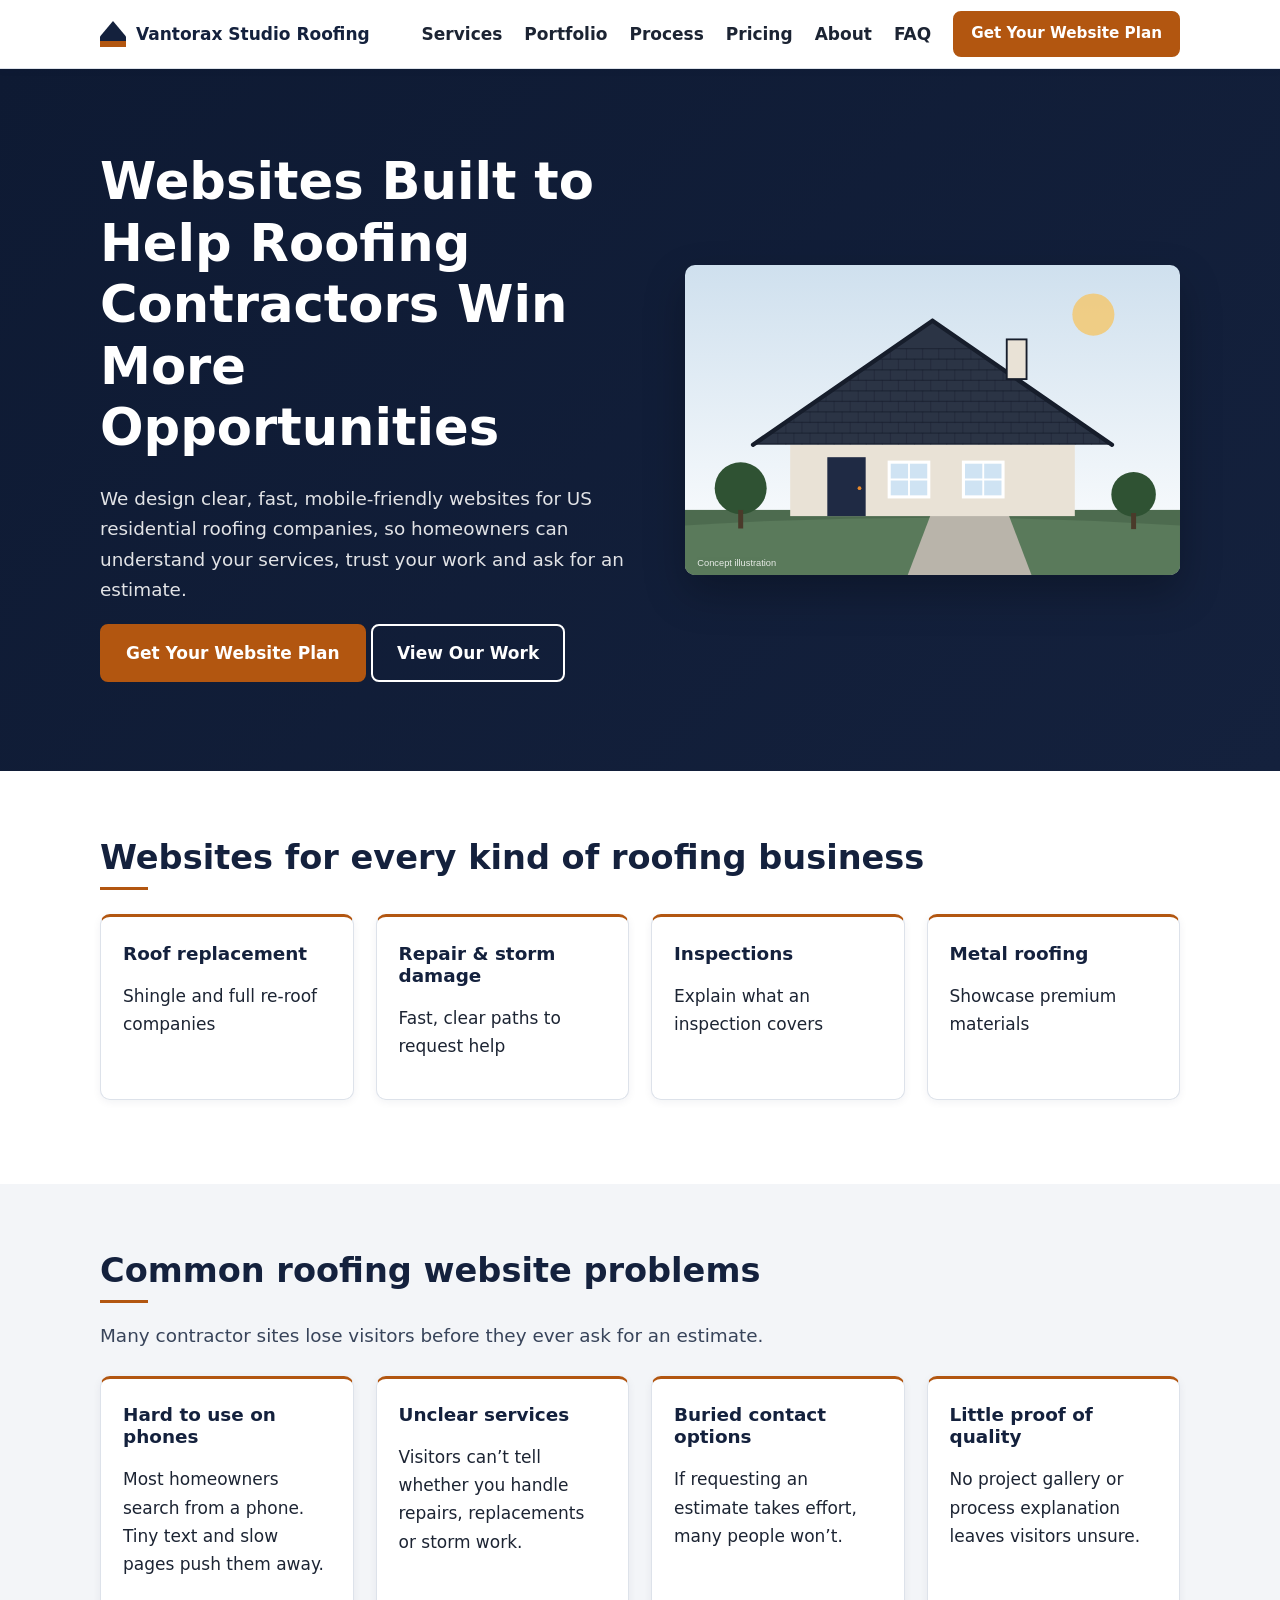
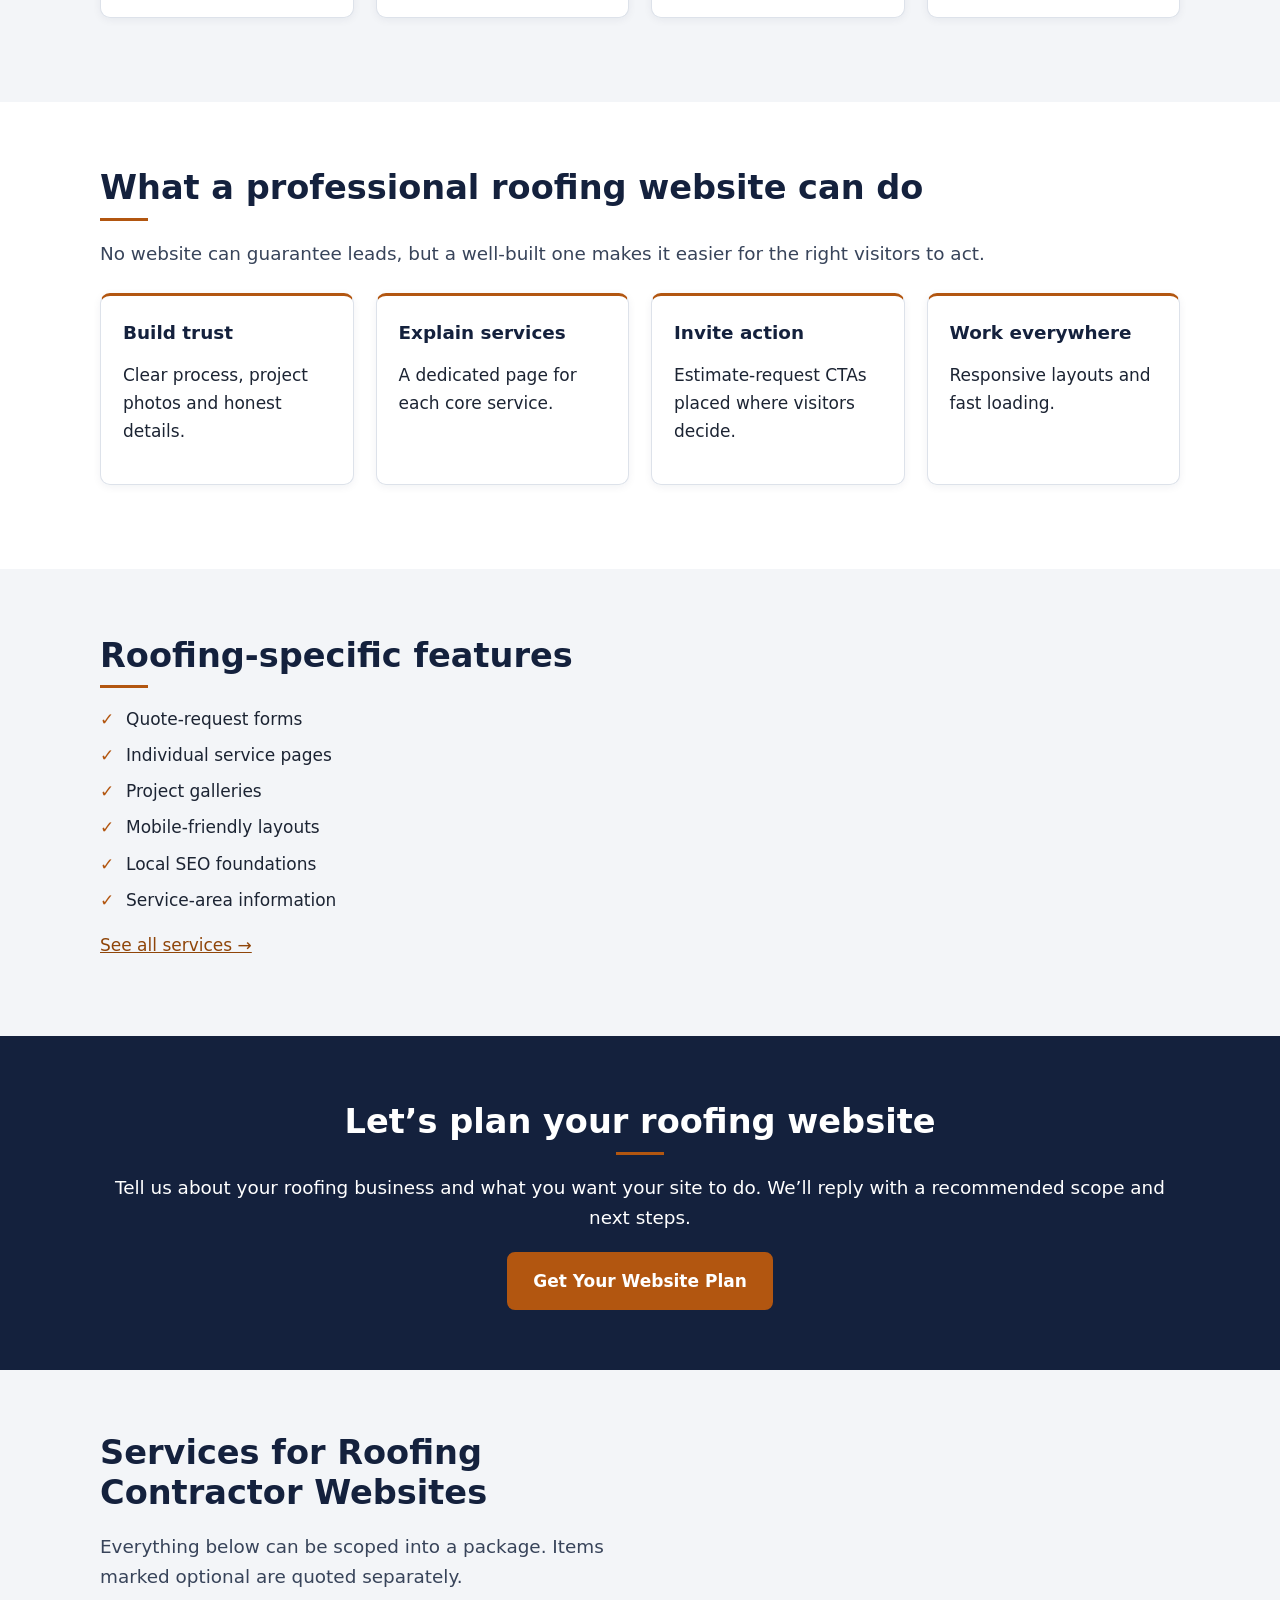
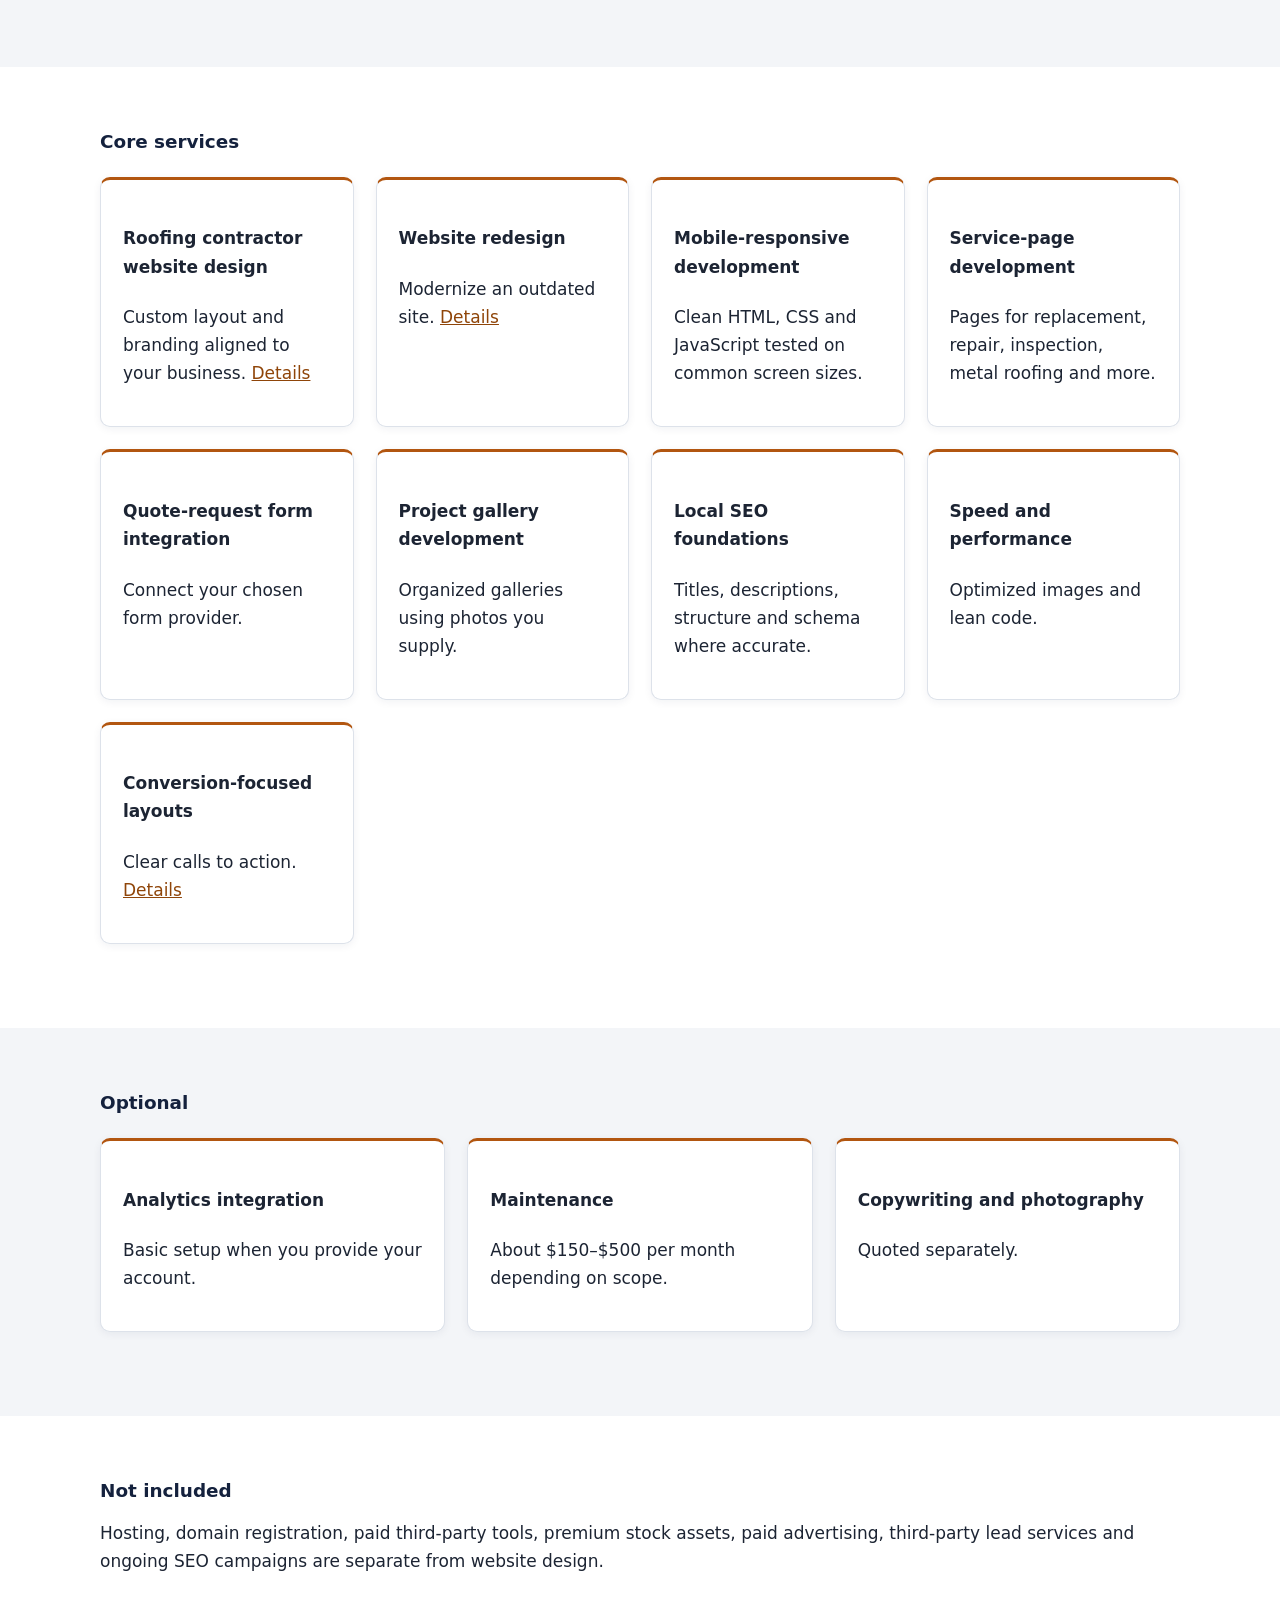
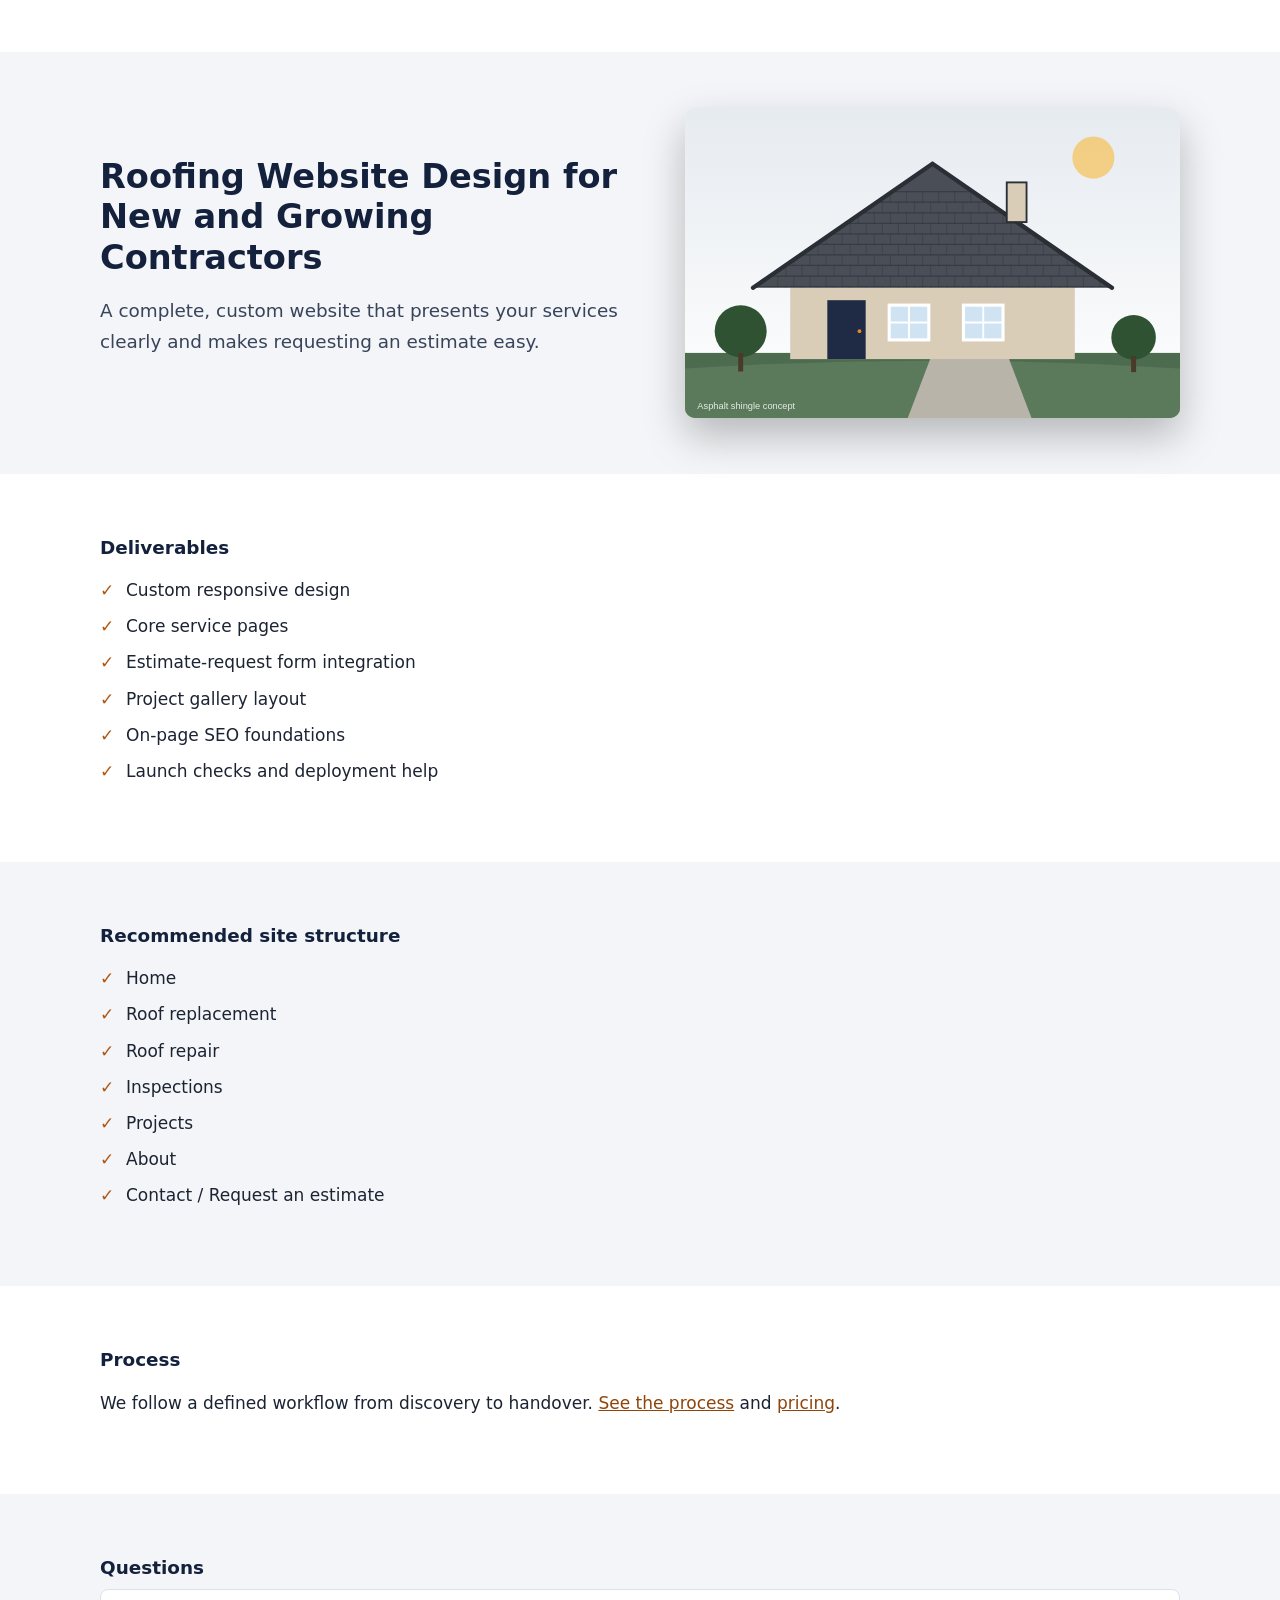
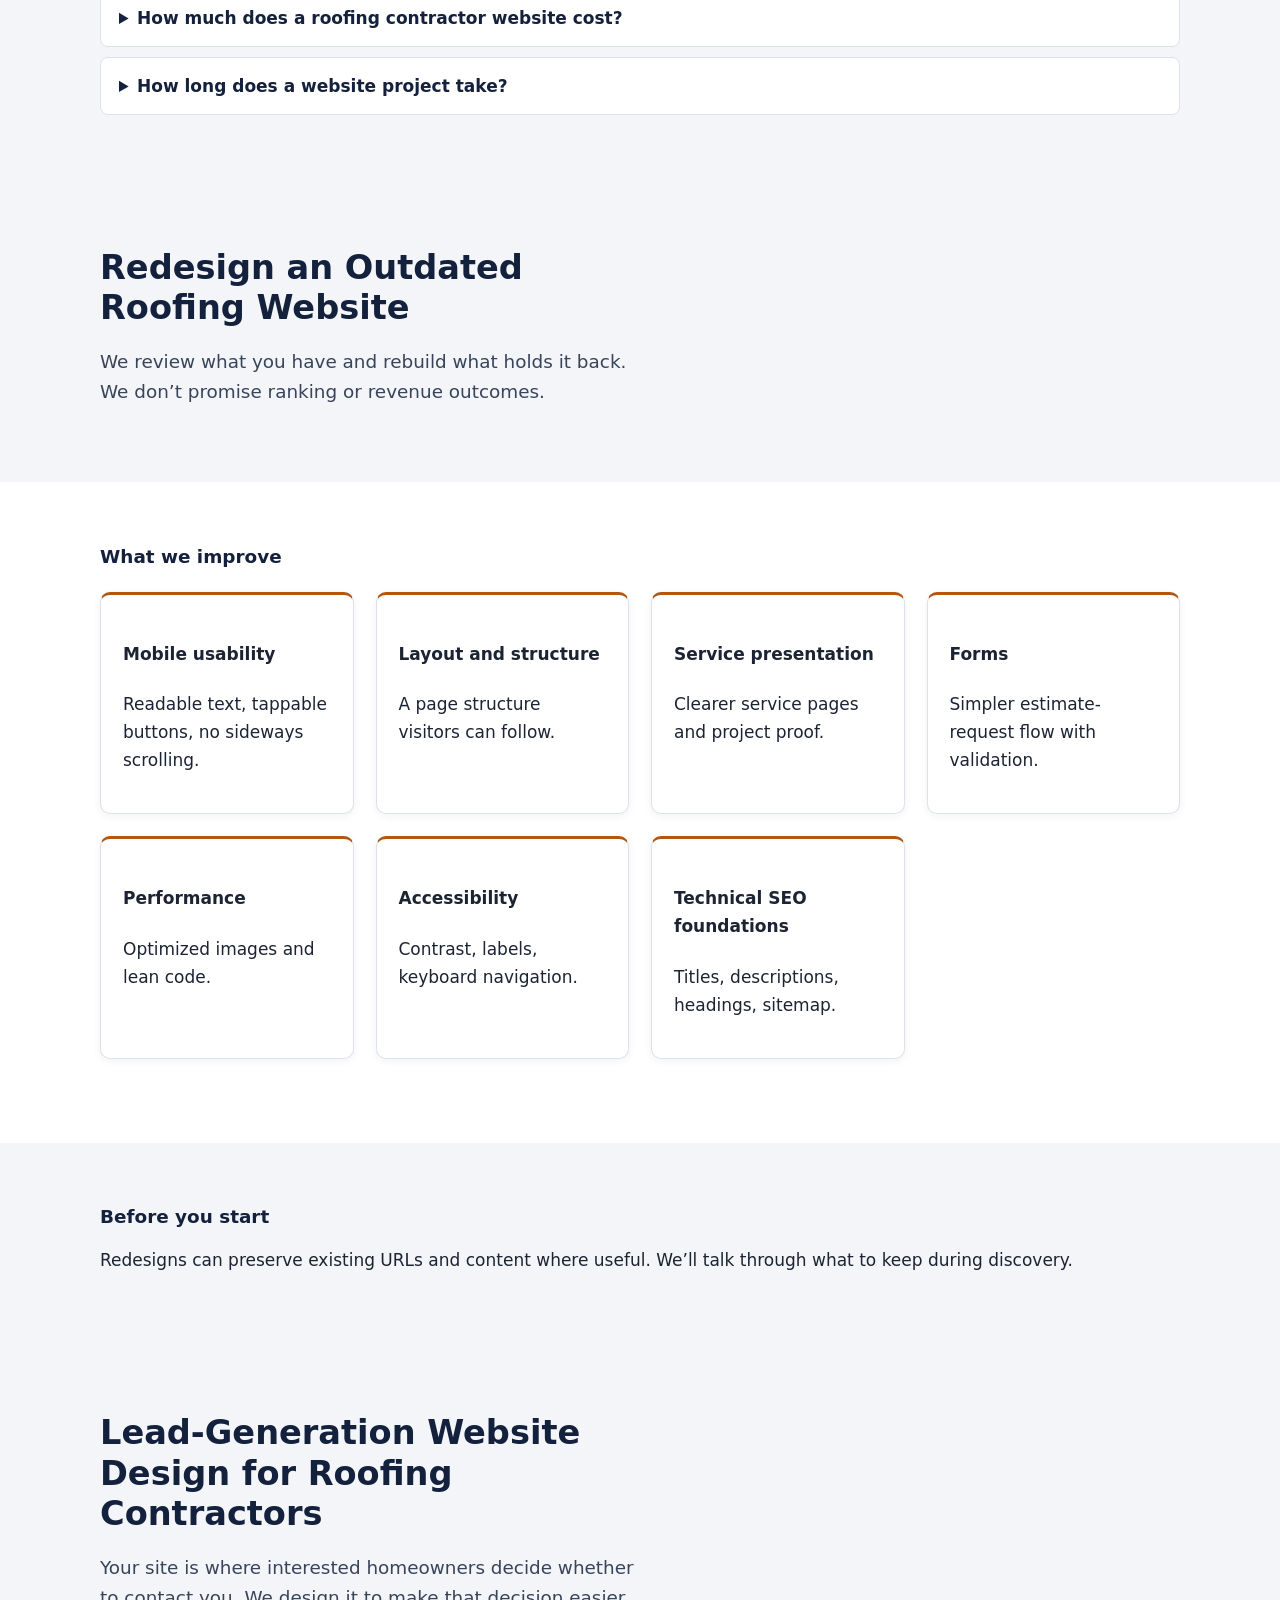
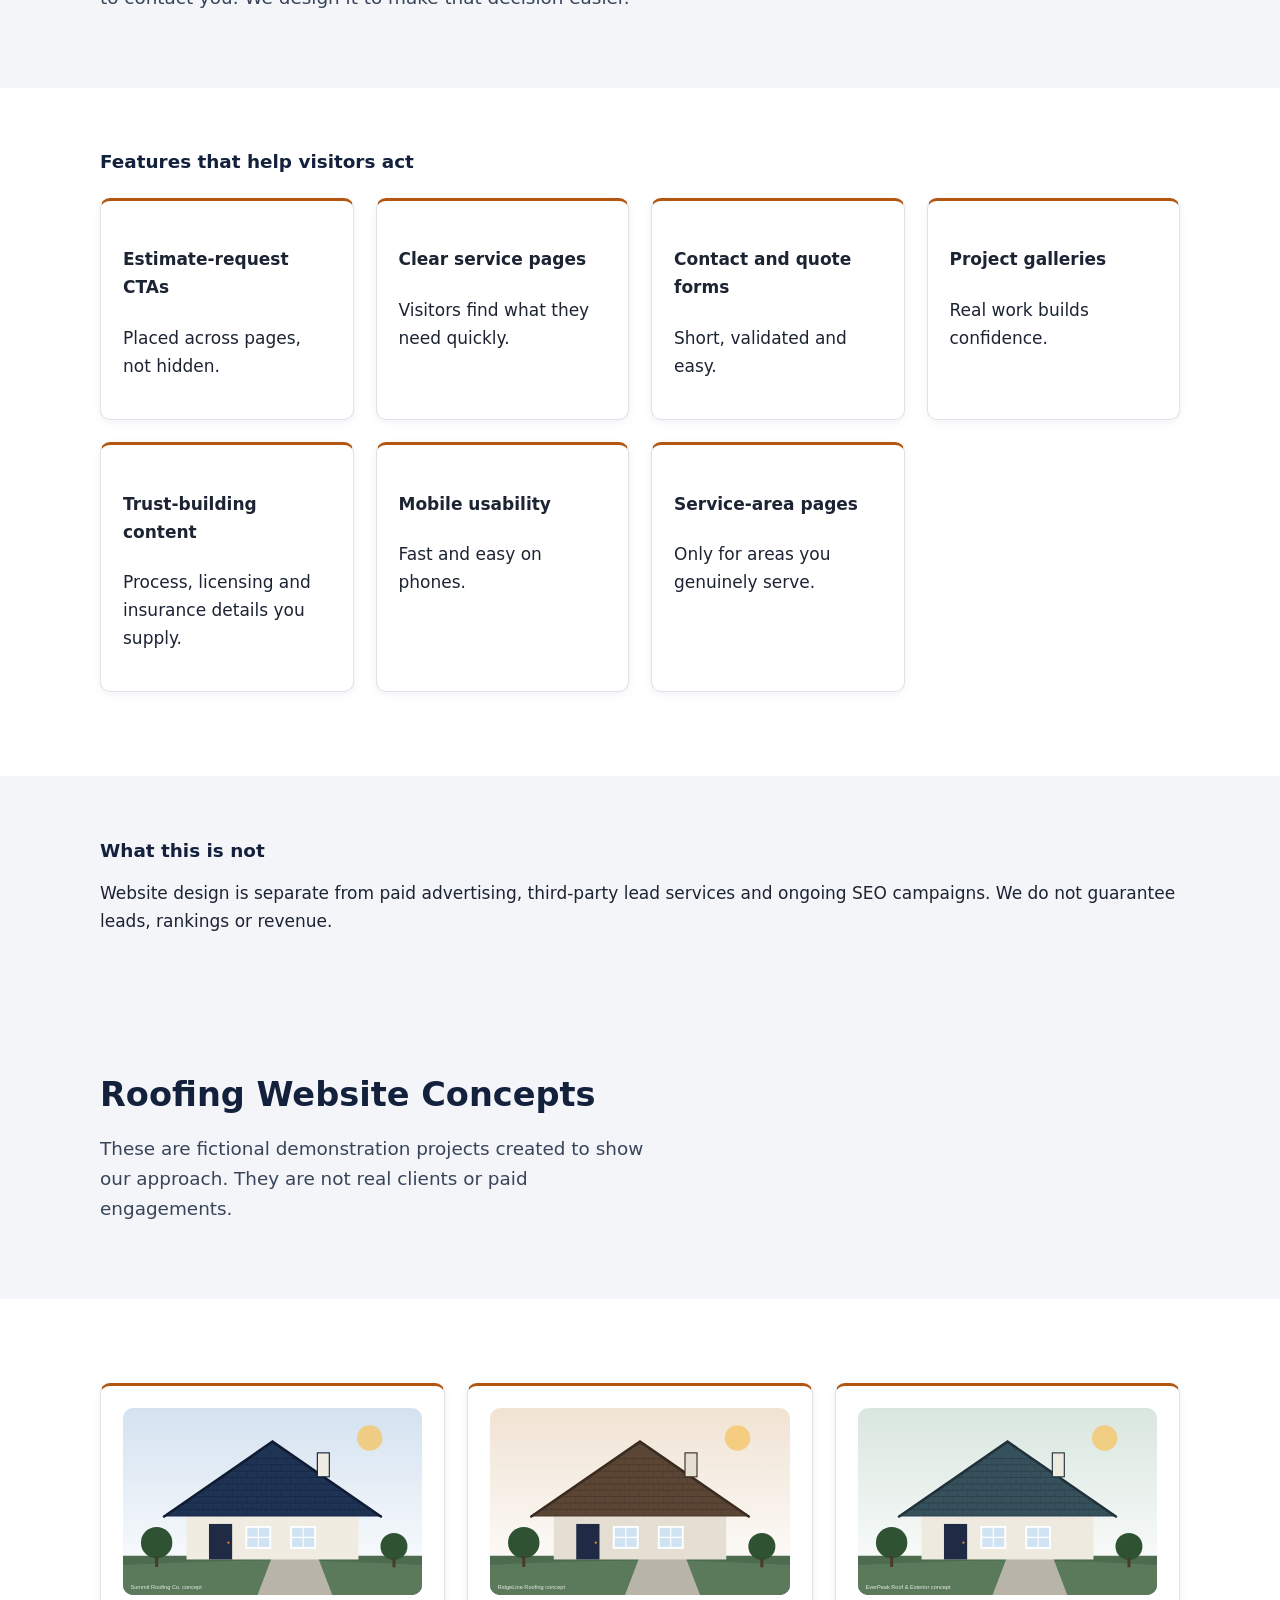
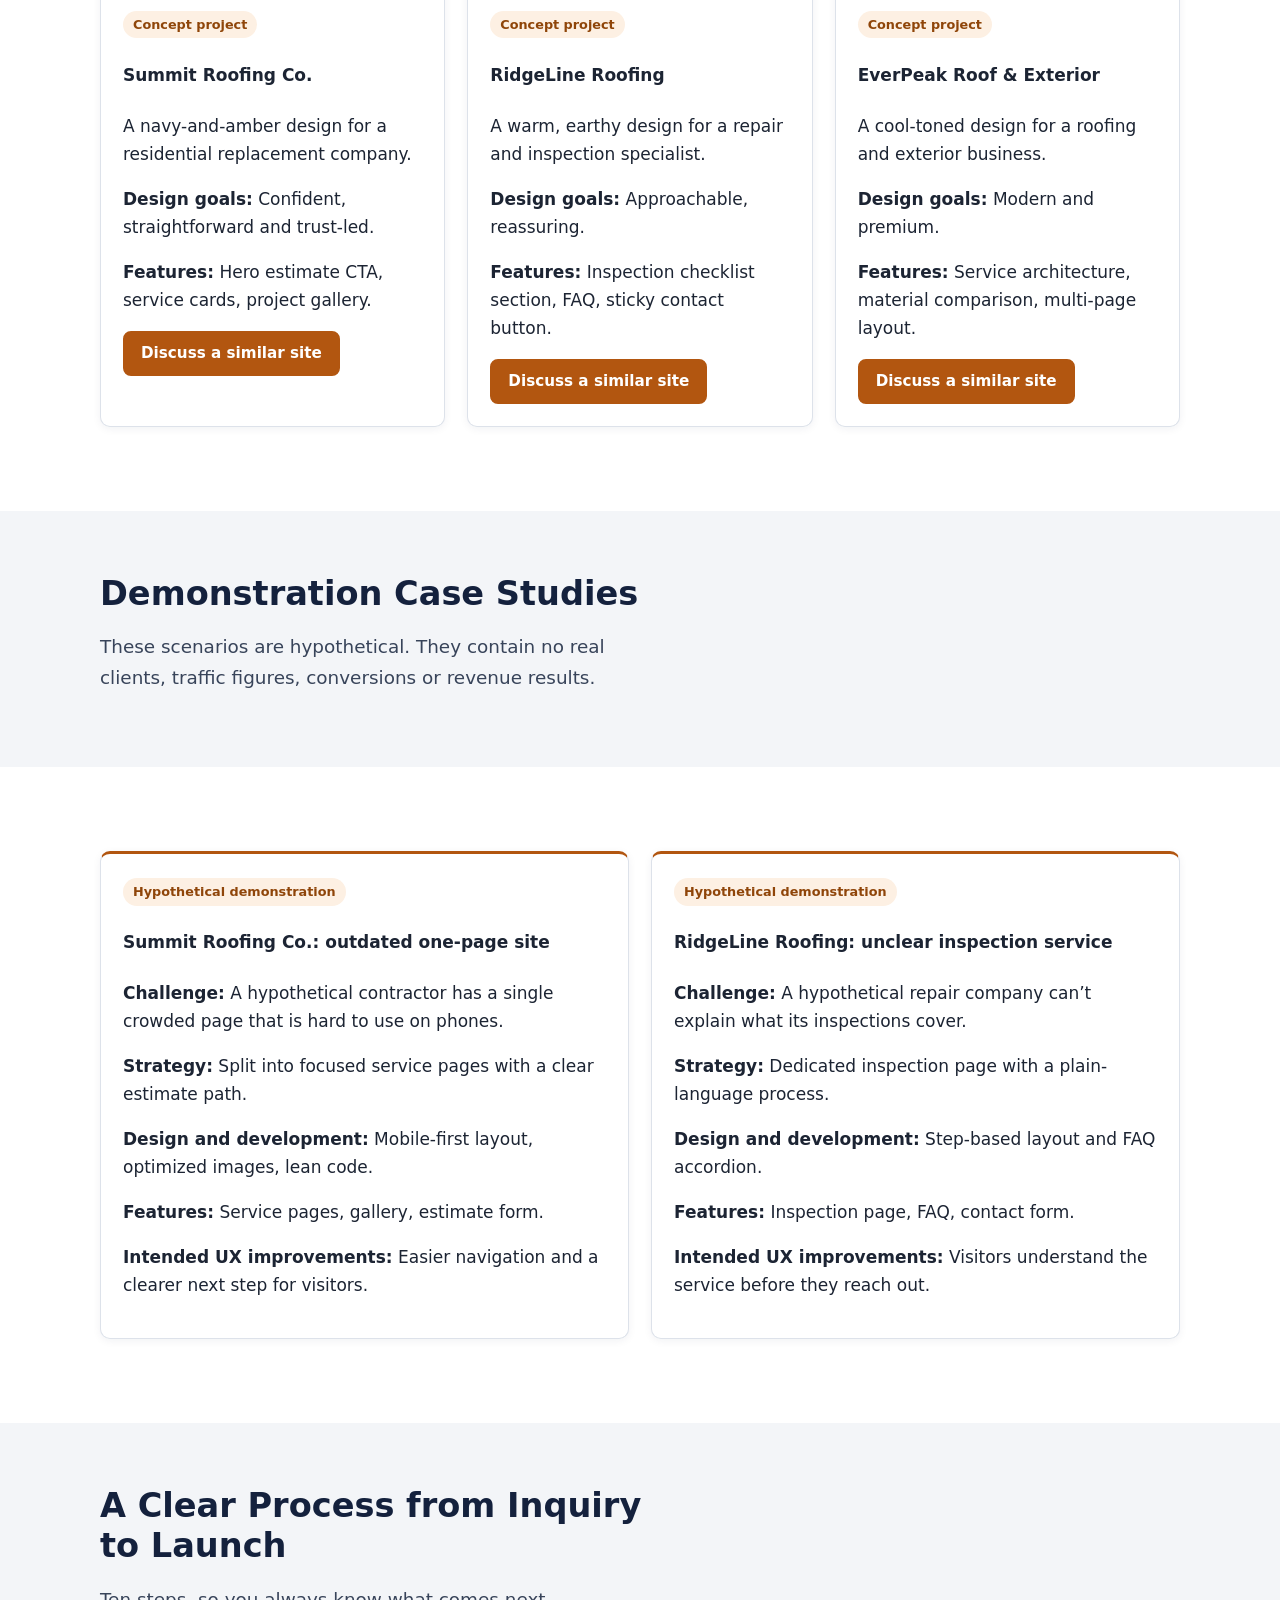
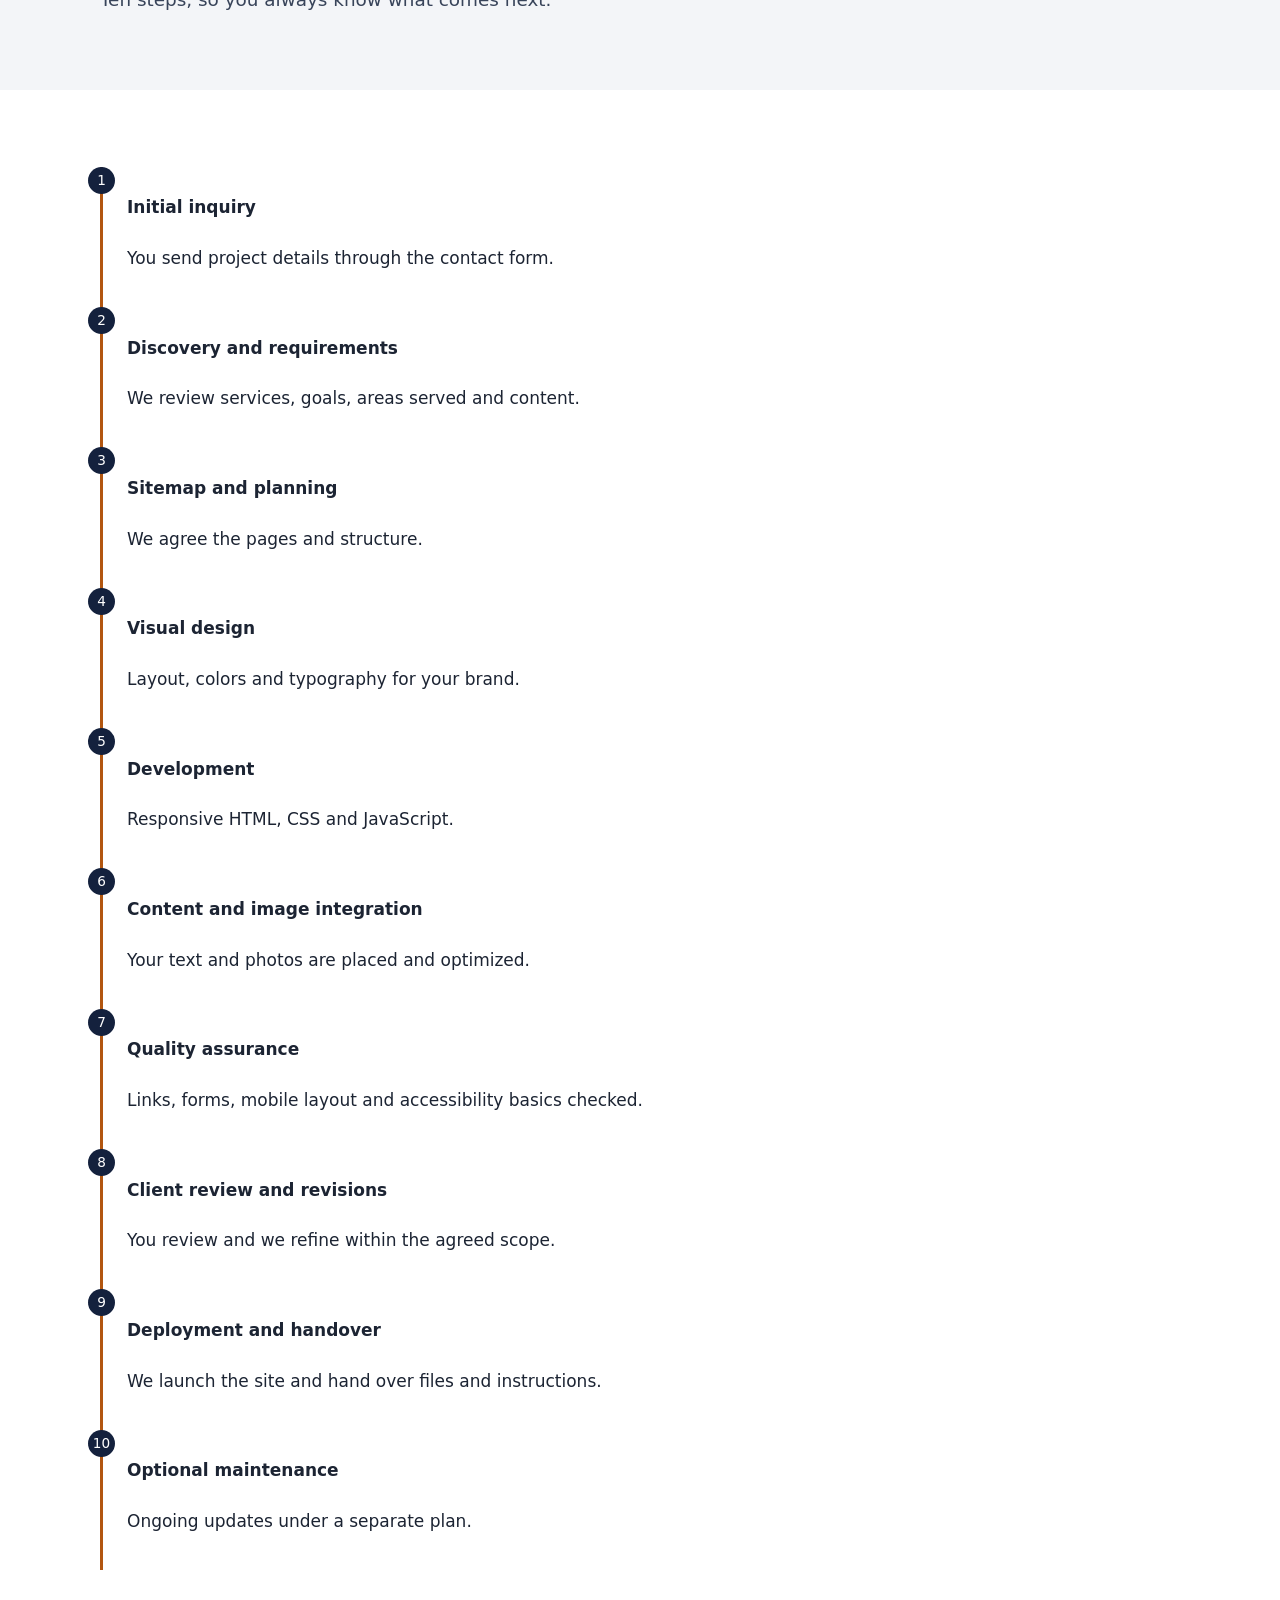
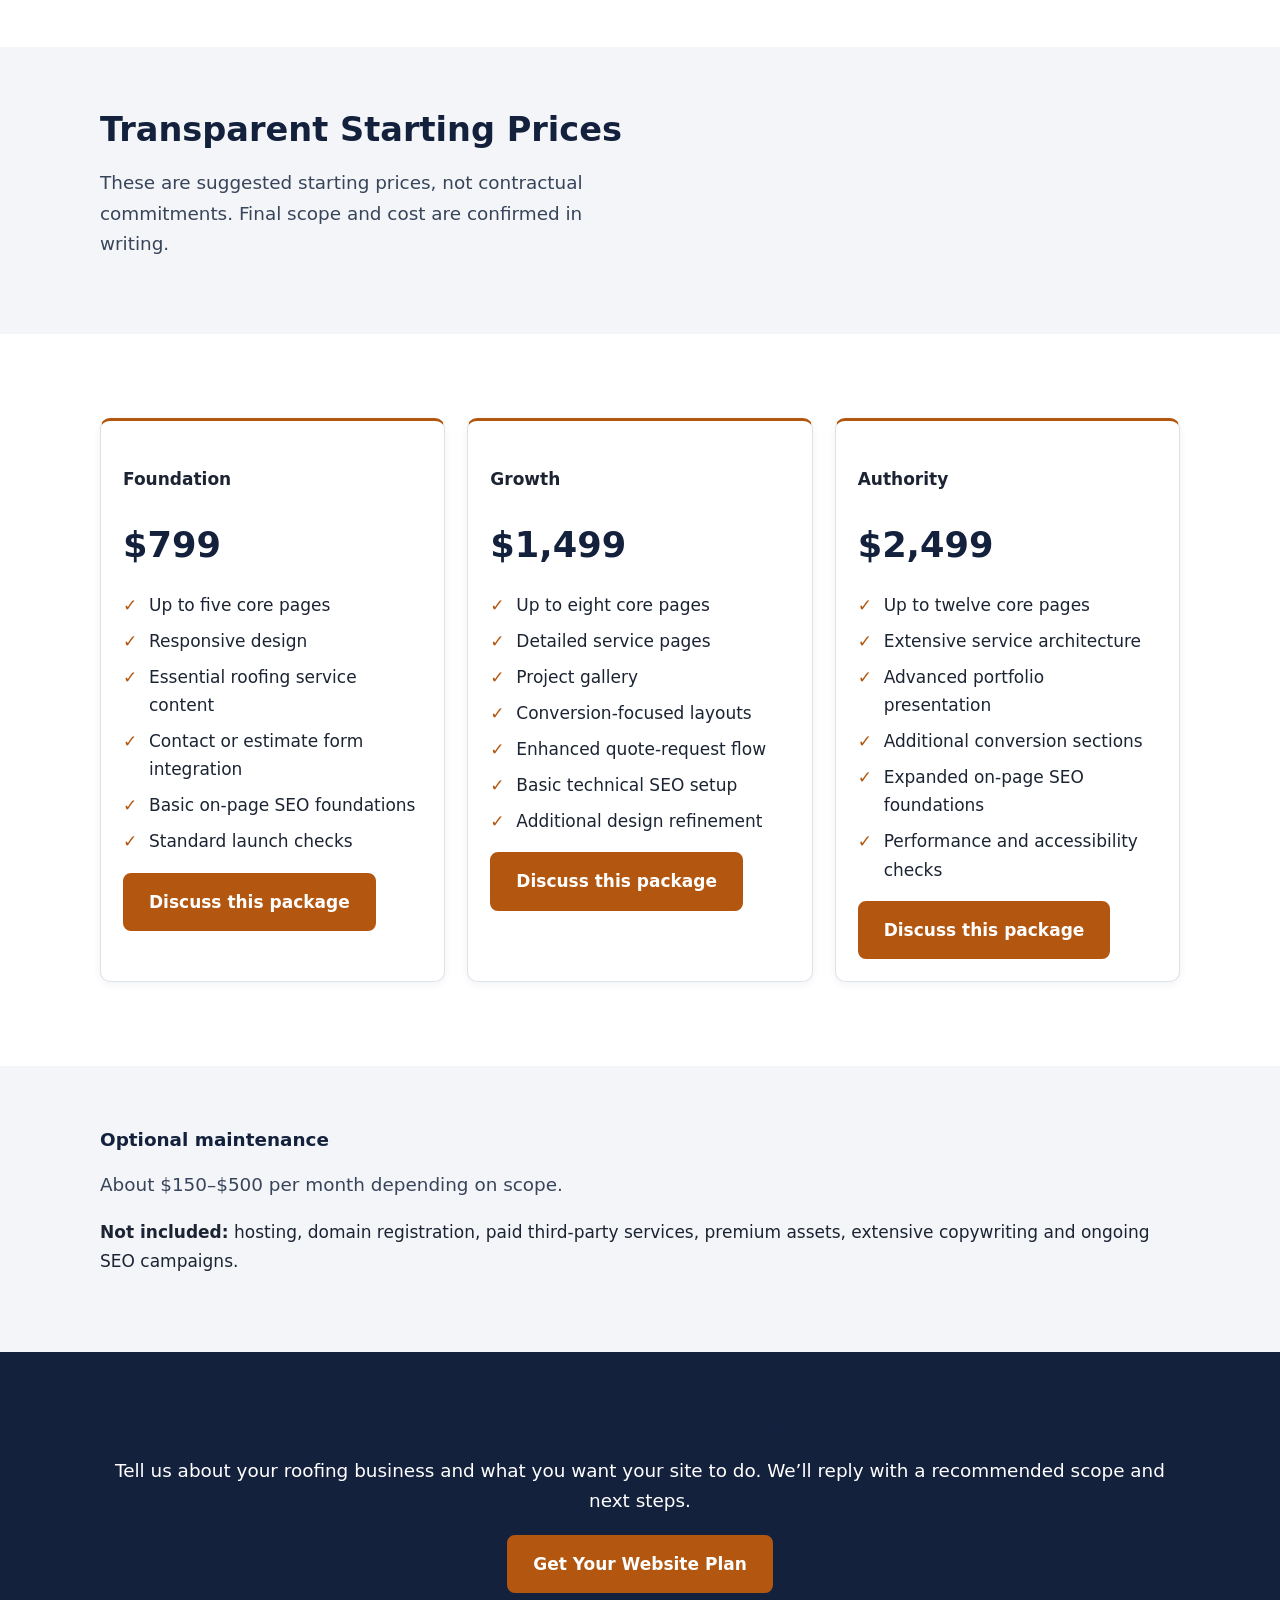
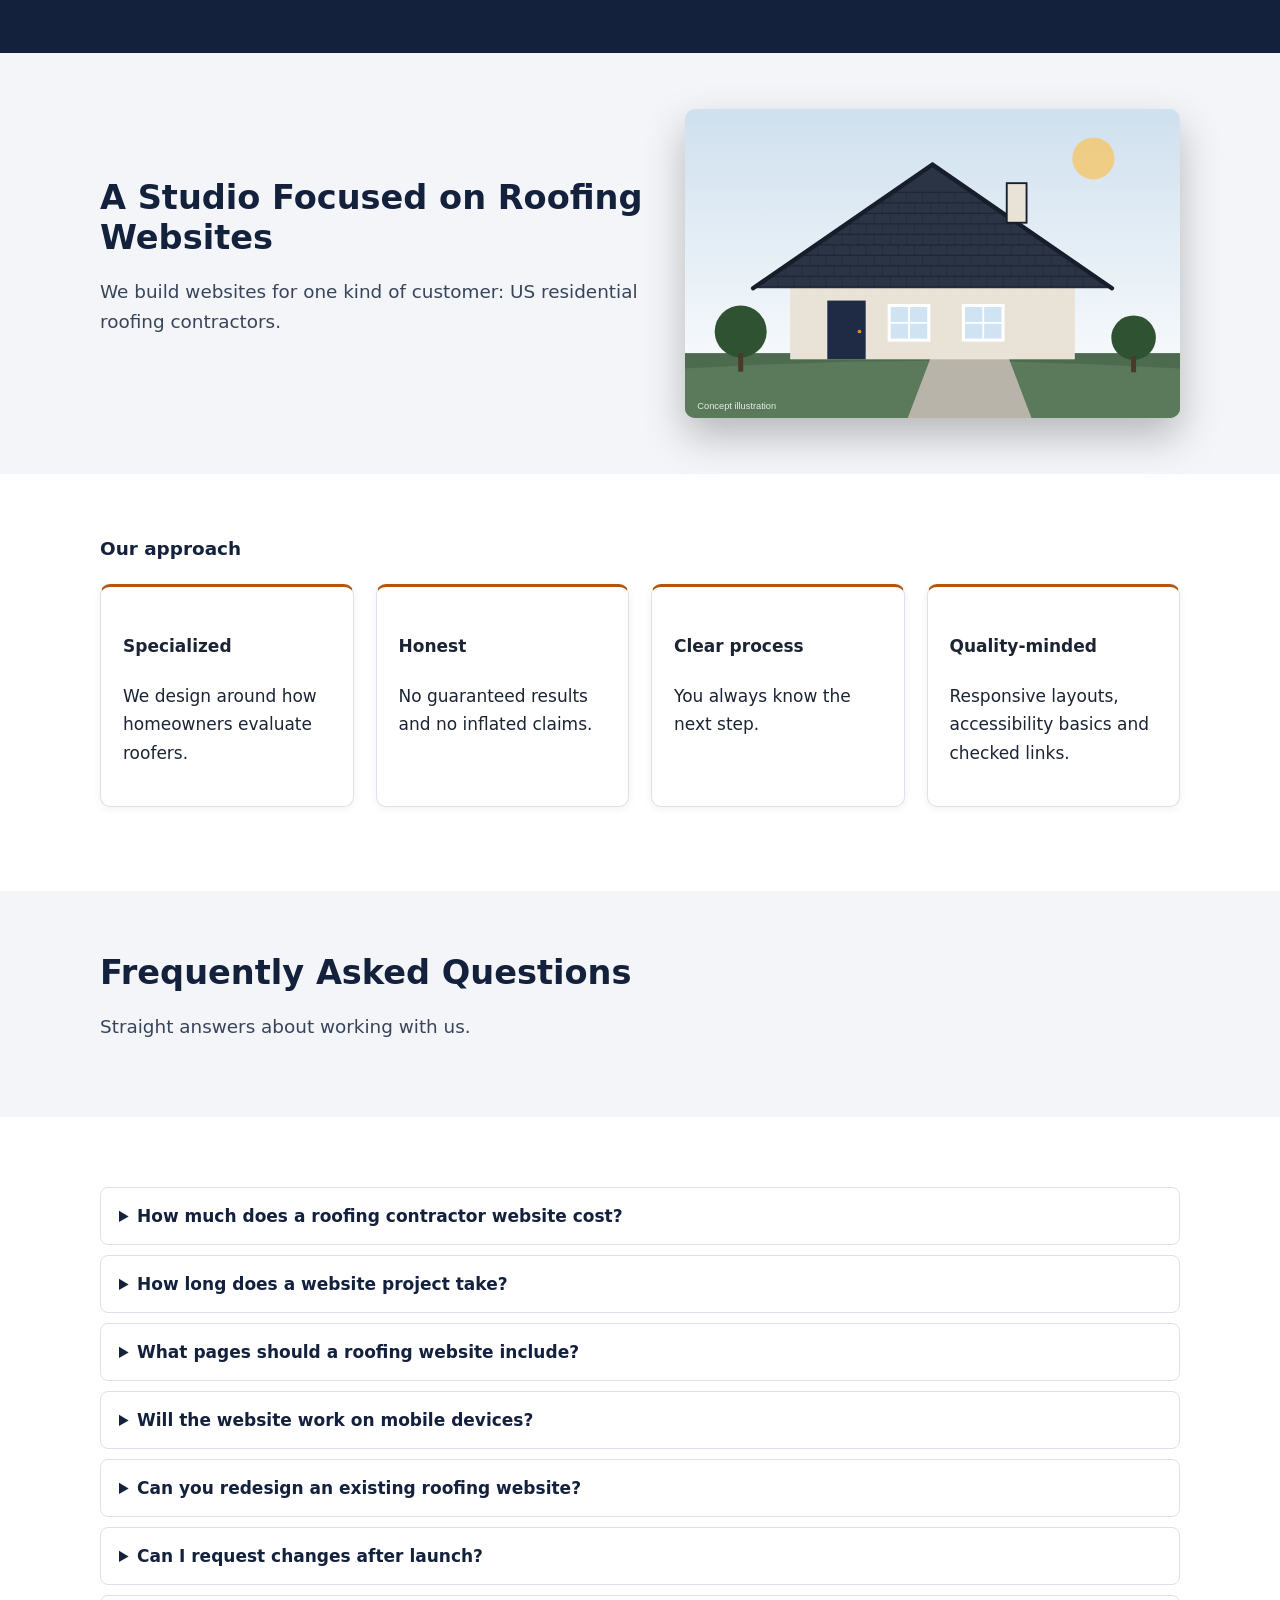
<file: index.html>
<!DOCTYPE html><html lang="en"><head><meta charset="utf-8"><meta name="viewport" content="width=device-width,initial-scale=1"><title>Roofing Contractor Website Design | Vantorax Studio Roofing</title><meta name="description" content="Professional website design for US residential roofing contractors: service pages, project galleries and estimate-request forms built to earn trust."><meta name="theme-color" content="#14213d"><link rel="canonical" href="https://aliawan353575-cpu.github.io/HelloH/"><meta property="og:type" content="website"><meta property="og:title" content="Roofing Contractor Website Design | Vantorax Studio Roofing"><meta property="og:description" content="Professional website design for US residential roofing contractors: service pages, project galleries and estimate-request forms built to earn trust."><meta property="og:url" content="https://aliawan353575-cpu.github.io/HelloH/"><meta property="og:site_name" content="Vantorax Studio Roofing"><meta name="twitter:card" content="summary"><link rel="icon" href="data:image/svg+xml,%3Csvg xmlns='http://www.w3.org/2000/svg' viewBox='0 0 64 64'%3E%3Crect width='64' height='64' rx='12' fill='%2314213d'/%3E%3Cpath d='M10 38L32 16L54 38' fill='none' stroke='%23e8892b' stroke-width='7'/%3E%3C/svg%3E"><link rel="stylesheet" href="style.css"><script type="application/ld+json">{"@context": "https://schema.org", "@graph": [{"@type": "Organization", "name": "Vantorax Studio Roofing", "url": "https://aliawan353575-cpu.github.io/HelloH/", "description": "Website design for US residential roofing contractors."}, {"@type": "FAQPage", "mainEntity": [{"@type": "Question", "name": "How much does a roofing contractor website cost?", "acceptedAnswer": {"@type": "Answer", "text": "Our suggested starting prices are $799 (Foundation), $1,499 (Growth) and $2,499 (Authority). Final scope and price are confirmed in writing before work begins."}}, {"@type": "Question", "name": "How long does a website project take?", "acceptedAnswer": {"@type": "Answer", "text": "It depends on page count, how quickly content and photos are supplied, and review rounds. We give a timeline estimate after discovery rather than a fixed promise."}}, {"@type": "Question", "name": "What pages should a roofing website include?", "acceptedAnswer": {"@type": "Answer", "text": "At minimum: Home, Services (ideally one page per core service such as roof replacement and repair), Projects, About, and Contact or Request an Estimate."}}, {"@type": "Question", "name": "Will the website work on mobile devices?", "acceptedAnswer": {"@type": "Answer", "text": "Yes. Every site is built responsive and checked on phone, tablet and desktop widths."}}, {"@type": "Question", "name": "Can you redesign an existing roofing website?", "acceptedAnswer": {"@type": "Answer", "text": "Yes. See our website redesign service."}}, {"@type": "Question", "name": "Can I request changes after launch?", "acceptedAnswer": {"@type": "Answer", "text": "Reasonable review and revision rounds are part of the project process. Changes after handover can be handled through an optional maintenance plan or a separate quote."}}, {"@type": "Question", "name": "Is hosting included?", "acceptedAnswer": {"@type": "Answer", "text": "No. Hosting and domain registration are paid separately. Static sites can often be hosted inexpensively; we can help you set it up."}}, {"@type": "Question", "name": "Will you help with website content?", "acceptedAnswer": {"@type": "Answer", "text": "We structure pages and can lightly edit supplied text. Extensive copywriting or professional photography is optional and quoted separately."}}, {"@type": "Question", "name": "Can you add an estimate-request form?", "acceptedAnswer": {"@type": "Answer", "text": "Yes. We connect a form provider you choose. Form-provider fees, if any, are paid by you."}}, {"@type": "Question", "name": "Do you provide ongoing maintenance?", "acceptedAnswer": {"@type": "Answer", "text": "Optional maintenance is available, roughly $150–$500 per month depending on scope."}}, {"@type": "Question", "name": "Can you help with local SEO?", "acceptedAnswer": {"@type": "Answer", "text": "We build on-page and technical SEO foundations. We do not offer guaranteed rankings, and ongoing SEO campaigns are a separate service."}}, {"@type": "Question", "name": "What do I need to provide before work starts?", "acceptedAnswer": {"@type": "Answer", "text": "Your business name, services, service areas, logo (if any), project photos, licensing or insurance details you want shown, and a contact method for estimate requests."}}]}]}</script></head><body><a class="skip" href="#main">Skip to content</a><header class="hdr"><div class="wrap bar"><a class="logo" href="#home"><span class="mk" aria-hidden="true"></span><span data-brand>Vantorax Studio Roofing</span></a><button class="burger" aria-expanded="false" aria-controls="nav">Menu</button><nav aria-label="Primary"><ul id="nav" class="nav"><li><a href="#services">Services</a></li><li><a href="#portfolio">Portfolio</a></li><li><a href="#process">Process</a></li><li><a href="#pricing">Pricing</a></li><li><a href="#about">About</a></li><li><a href="#faq">FAQ</a></li><li><a class="btn sm" href="#contact">Get Your Website Plan</a></li></ul></nav></div></header><div id="notfound" class="note wrap" role="alert" hidden>That section doesn’t exist. <a href="#home">Go to the homepage</a> or <a href="#services">view services</a>.</div><main id="main" tabindex="-1">
<section class="page" id="home" aria-labelledby="home-title"><section class="hero dark"><div class="wrap two"><div><h1 id="home-title">Websites Built to Help Roofing Contractors Win More Opportunities</h1><p class="lead">We design clear, fast, mobile-friendly websites for US residential roofing companies, so homeowners can understand your services, trust your work and ask for an estimate.</p><p><a class="btn" href="#contact">Get Your Website Plan</a> <a class="btn ghost" href="#portfolio">View Our Work</a></p></div><img src="[data-uri]" alt="Concept illustration of a suburban home with a shingle roof" width="800" height="500"></div></section><section class="sec "><div class="wrap"><h2>Websites for every kind of roofing business</h2><div class="grid"><article class="card"><h3>Roof replacement</h3><p>Shingle and full re-roof companies</p></article><article class="card"><h3>Repair &amp; storm damage</h3><p>Fast, clear paths to request help</p></article><article class="card"><h3>Inspections</h3><p>Explain what an inspection covers</p></article><article class="card"><h3>Metal roofing</h3><p>Showcase premium materials</p></article></div></div></section><section class="sec alt"><div class="wrap"><h2>Common roofing website problems</h2><p class="lead">Many contractor sites lose visitors before they ever ask for an estimate.</p><div class="grid"><article class="card"><h3>Hard to use on phones</h3><p>Most homeowners search from a phone. Tiny text and slow pages push them away.</p></article><article class="card"><h3>Unclear services</h3><p>Visitors can’t tell whether you handle repairs, replacements or storm work.</p></article><article class="card"><h3>Buried contact options</h3><p>If requesting an estimate takes effort, many people won’t.</p></article><article class="card"><h3>Little proof of quality</h3><p>No project gallery or process explanation leaves visitors unsure.</p></article></div></div></section><section class="sec "><div class="wrap"><h2>What a professional roofing website can do</h2><p class="lead">No website can guarantee leads, but a well-built one makes it easier for the right visitors to act.</p><div class="grid"><article class="card"><h3>Build trust</h3><p>Clear process, project photos and honest details.</p></article><article class="card"><h3>Explain services</h3><p>A dedicated page for each core service.</p></article><article class="card"><h3>Invite action</h3><p>Estimate-request CTAs placed where visitors decide.</p></article><article class="card"><h3>Work everywhere</h3><p>Responsive layouts and fast loading.</p></article></div></div></section><section class="sec alt"><div class="wrap"><h2>Roofing-specific features</h2><ul class="chk"><li>Quote-request forms</li><li>Individual service pages</li><li>Project galleries</li><li>Mobile-friendly layouts</li><li>Local SEO foundations</li><li>Service-area information</li></ul><p><a href="#services">See all services →</a></p></div></section><section class="sec cta"><div class="wrap"><h2>Let’s plan your roofing website</h2><p class="lead">Tell us about your roofing business and what you want your site to do. We’ll reply with a recommended scope and next steps.</p><a class="btn" href="#contact">Get Your Website Plan</a></div></section></section>
<section class="page" id="services" aria-labelledby="services-title"><section class="hero"><div class="wrap two"><div><h2 id="services-title">Services for Roofing Contractor Websites</h2><p class="lead">Everything below can be scoped into a package. Items marked optional are quoted separately.</p></div></div></section><section class="sec "><div class="wrap"><h3>Core services</h3><div class="grid"><article class="card"><h4>Roofing contractor website design</h4><p>Custom layout and branding aligned to your business. <a href="#roofing-website-design">Details</a></p></article><article class="card"><h4>Website redesign</h4><p>Modernize an outdated site. <a href="#website-redesign">Details</a></p></article><article class="card"><h4>Mobile-responsive development</h4><p>Clean HTML, CSS and JavaScript tested on common screen sizes.</p></article><article class="card"><h4>Service-page development</h4><p>Pages for replacement, repair, inspection, metal roofing and more.</p></article><article class="card"><h4>Quote-request form integration</h4><p>Connect your chosen form provider.</p></article><article class="card"><h4>Project gallery development</h4><p>Organized galleries using photos you supply.</p></article><article class="card"><h4>Local SEO foundations</h4><p>Titles, descriptions, structure and schema where accurate.</p></article><article class="card"><h4>Speed and performance</h4><p>Optimized images and lean code.</p></article><article class="card"><h4>Conversion-focused layouts</h4><p>Clear calls to action. <a href="#lead-generation">Details</a></p></article></div></div></section><section class="sec alt"><div class="wrap"><h3>Optional</h3><div class="grid"><article class="card"><h4>Analytics integration</h4><p>Basic setup when you provide your account.</p></article><article class="card"><h4>Maintenance</h4><p>About $150–$500 per month depending on scope.</p></article><article class="card"><h4>Copywriting and photography</h4><p>Quoted separately.</p></article></div></div></section><section class="sec "><div class="wrap"><h3>Not included</h3><p>Hosting, domain registration, paid third-party tools, premium stock assets, paid advertising, third-party lead services and ongoing SEO campaigns are separate from website design.</p></div></section></section>
<section class="page" id="roofing-website-design" aria-labelledby="roofing-website-design-title"><section class="hero"><div class="wrap two"><div><h2 id="roofing-website-design-title">Roofing Website Design for New and Growing Contractors</h2><p class="lead">A complete, custom website that presents your services clearly and makes requesting an estimate easy.</p></div><img src="[data-uri]" alt="Concept illustration of an asphalt shingle roof" width="800" height="500"></div></section><section class="sec "><div class="wrap"><h3>Deliverables</h3><ul class="chk"><li>Custom responsive design</li><li>Core service pages</li><li>Estimate-request form integration</li><li>Project gallery layout</li><li>On-page SEO foundations</li><li>Launch checks and deployment help</li></ul></div></section><section class="sec alt"><div class="wrap"><h3>Recommended site structure</h3><ul class="chk"><li>Home</li><li>Roof replacement</li><li>Roof repair</li><li>Inspections</li><li>Projects</li><li>About</li><li>Contact / Request an estimate</li></ul></div></section><section class="sec "><div class="wrap"><h3>Process</h3><p>We follow a defined workflow from discovery to handover. <a href="#process">See the process</a> and <a href="#pricing">pricing</a>.</p></div></section><section class="sec alt"><div class="wrap"><h3>Questions</h3><div class="faq"><details><summary>How much does a roofing contractor website cost?</summary><p>Our suggested starting prices are $799 (Foundation), $1,499 (Growth) and $2,499 (Authority). Final scope and price are confirmed in writing before work begins.</p></details><details><summary>How long does a website project take?</summary><p>It depends on page count, how quickly content and photos are supplied, and review rounds. We give a timeline estimate after discovery rather than a fixed promise.</p></details></div></div></section></section>
<section class="page" id="website-redesign" aria-labelledby="website-redesign-title"><section class="hero"><div class="wrap two"><div><h2 id="website-redesign-title">Redesign an Outdated Roofing Website</h2><p class="lead">We review what you have and rebuild what holds it back. We don’t promise ranking or revenue outcomes.</p></div></div></section><section class="sec "><div class="wrap"><h3>What we improve</h3><div class="grid"><article class="card"><h4>Mobile usability</h4><p>Readable text, tappable buttons, no sideways scrolling.</p></article><article class="card"><h4>Layout and structure</h4><p>A page structure visitors can follow.</p></article><article class="card"><h4>Service presentation</h4><p>Clearer service pages and project proof.</p></article><article class="card"><h4>Forms</h4><p>Simpler estimate-request flow with validation.</p></article><article class="card"><h4>Performance</h4><p>Optimized images and lean code.</p></article><article class="card"><h4>Accessibility</h4><p>Contrast, labels, keyboard navigation.</p></article><article class="card"><h4>Technical SEO foundations</h4><p>Titles, descriptions, headings, sitemap.</p></article></div></div></section><section class="sec alt"><div class="wrap"><h3>Before you start</h3><p>Redesigns can preserve existing URLs and content where useful. We’ll talk through what to keep during discovery.</p></div></section></section>
<section class="page" id="lead-generation" aria-labelledby="lead-generation-title"><section class="hero"><div class="wrap two"><div><h2 id="lead-generation-title">Lead-Generation Website Design for Roofing Contractors</h2><p class="lead">Your site is where interested homeowners decide whether to contact you. We design it to make that decision easier.</p></div></div></section><section class="sec "><div class="wrap"><h3>Features that help visitors act</h3><div class="grid"><article class="card"><h4>Estimate-request CTAs</h4><p>Placed across pages, not hidden.</p></article><article class="card"><h4>Clear service pages</h4><p>Visitors find what they need quickly.</p></article><article class="card"><h4>Contact and quote forms</h4><p>Short, validated and easy.</p></article><article class="card"><h4>Project galleries</h4><p>Real work builds confidence.</p></article><article class="card"><h4>Trust-building content</h4><p>Process, licensing and insurance details you supply.</p></article><article class="card"><h4>Mobile usability</h4><p>Fast and easy on phones.</p></article><article class="card"><h4>Service-area pages</h4><p>Only for areas you genuinely serve.</p></article></div></div></section><section class="sec alt"><div class="wrap"><h3>What this is not</h3><p>Website design is separate from paid advertising, third-party lead services and ongoing SEO campaigns. We do not guarantee leads, rankings or revenue.</p></div></section></section>
<section class="page" id="portfolio" aria-labelledby="portfolio-title"><section class="hero"><div class="wrap two"><div><h2 id="portfolio-title">Roofing Website Concepts</h2><p class="lead">These are fictional demonstration projects created to show our approach. They are not real clients or paid engagements.</p></div></div></section><section class="sec "><div class="wrap"><h3 class="vh">Concept projects</h3><div class="grid"><article class="card proj"><img src="[data-uri]" alt="Summit Roofing concept" width="800" height="500" loading=lazy><p class="tag">Concept project</p><h4>Summit Roofing Co.</h4><p>A navy-and-amber design for a residential replacement company.</p><p><b>Design goals:</b> Confident, straightforward and trust-led.</p><p><b>Features:</b> Hero estimate CTA, service cards, project gallery.</p><a class="btn sm" href="#contact">Discuss a similar site</a></article><article class="card proj"><img src="[data-uri]" alt="RidgeLine concept" width="800" height="500" loading=lazy><p class="tag">Concept project</p><h4>RidgeLine Roofing</h4><p>A warm, earthy design for a repair and inspection specialist.</p><p><b>Design goals:</b> Approachable, reassuring.</p><p><b>Features:</b> Inspection checklist section, FAQ, sticky contact button.</p><a class="btn sm" href="#contact">Discuss a similar site</a></article><article class="card proj"><img src="[data-uri]" alt="EverPeak concept" width="800" height="500" loading=lazy><p class="tag">Concept project</p><h4>EverPeak Roof &amp; Exterior</h4><p>A cool-toned design for a roofing and exterior business.</p><p><b>Design goals:</b> Modern and premium.</p><p><b>Features:</b> Service architecture, material comparison, multi-page layout.</p><a class="btn sm" href="#contact">Discuss a similar site</a></article></div></div></section></section>
<section class="page" id="case-studies" aria-labelledby="case-studies-title"><section class="hero"><div class="wrap two"><div><h2 id="case-studies-title">Demonstration Case Studies</h2><p class="lead">These scenarios are hypothetical. They contain no real clients, traffic figures, conversions or revenue results.</p></div></div></section><section class="sec "><div class="wrap"><h3 class="vh">Hypothetical demonstration scenarios</h3><div class="grid"><article class="card"><p class="tag">Hypothetical demonstration</p><h4>Summit Roofing Co.: outdated one-page site</h4><p><b>Challenge:</b> A hypothetical contractor has a single crowded page that is hard to use on phones.</p><p><b>Strategy:</b> Split into focused service pages with a clear estimate path.</p><p><b>Design and development:</b> Mobile-first layout, optimized images, lean code.</p><p><b>Features:</b> Service pages, gallery, estimate form.</p><p><b>Intended UX improvements:</b> Easier navigation and a clearer next step for visitors.</p></article><article class="card"><p class="tag">Hypothetical demonstration</p><h4>RidgeLine Roofing: unclear inspection service</h4><p><b>Challenge:</b> A hypothetical repair company can’t explain what its inspections cover.</p><p><b>Strategy:</b> Dedicated inspection page with a plain-language process.</p><p><b>Design and development:</b> Step-based layout and FAQ accordion.</p><p><b>Features:</b> Inspection page, FAQ, contact form.</p><p><b>Intended UX improvements:</b> Visitors understand the service before they reach out.</p></article></div></div></section></section>
<section class="page" id="process" aria-labelledby="process-title"><section class="hero"><div class="wrap two"><div><h2 id="process-title">A Clear Process from Inquiry to Launch</h2><p class="lead">Ten steps, so you always know what comes next.</p></div></div></section><section class="sec "><div class="wrap"><h3 class="vh">Process steps</h3><ol class="steps"><li><h4>Initial inquiry</h4><p>You send project details through the contact form.</p></li><li><h4>Discovery and requirements</h4><p>We review services, goals, areas served and content.</p></li><li><h4>Sitemap and planning</h4><p>We agree the pages and structure.</p></li><li><h4>Visual design</h4><p>Layout, colors and typography for your brand.</p></li><li><h4>Development</h4><p>Responsive HTML, CSS and JavaScript.</p></li><li><h4>Content and image integration</h4><p>Your text and photos are placed and optimized.</p></li><li><h4>Quality assurance</h4><p>Links, forms, mobile layout and accessibility basics checked.</p></li><li><h4>Client review and revisions</h4><p>You review and we refine within the agreed scope.</p></li><li><h4>Deployment and handover</h4><p>We launch the site and hand over files and instructions.</p></li><li><h4>Optional maintenance</h4><p>Ongoing updates under a separate plan.</p></li></ol></div></section></section>
<section class="page" id="pricing" aria-labelledby="pricing-title"><section class="hero"><div class="wrap two"><div><h2 id="pricing-title">Transparent Starting Prices</h2><p class="lead">These are suggested starting prices, not contractual commitments. Final scope and cost are confirmed in writing.</p></div></div></section><section class="sec "><div class="wrap"><h3 class="vh">Packages</h3><div class="grid"><article class="card"><h4>Foundation</h4><p class="price">$<span data-price="foundation">799</span></p><ul class="chk"><li>Up to five core pages</li><li>Responsive design</li><li>Essential roofing service content</li><li>Contact or estimate form integration</li><li>Basic on-page SEO foundations</li><li>Standard launch checks</li></ul><a class="btn" href="#contact">Discuss this package</a></article><article class="card"><h4>Growth</h4><p class="price">$<span data-price="growth">1,499</span></p><ul class="chk"><li>Up to eight core pages</li><li>Detailed service pages</li><li>Project gallery</li><li>Conversion-focused layouts</li><li>Enhanced quote-request flow</li><li>Basic technical SEO setup</li><li>Additional design refinement</li></ul><a class="btn" href="#contact">Discuss this package</a></article><article class="card"><h4>Authority</h4><p class="price">$<span data-price="authority">2,499</span></p><ul class="chk"><li>Up to twelve core pages</li><li>Extensive service architecture</li><li>Advanced portfolio presentation</li><li>Additional conversion sections</li><li>Expanded on-page SEO foundations</li><li>Performance and accessibility checks</li></ul><a class="btn" href="#contact">Discuss this package</a></article></div></div></section><section class="sec alt"><div class="wrap"><h3>Optional maintenance</h3><p class="lead">About $150–$500 per month depending on scope.</p><p><b>Not included:</b> hosting, domain registration, paid third-party services, premium assets, extensive copywriting and ongoing SEO campaigns.</p></div></section><section class="sec cta"><div class="wrap"><h3>Let’s plan your roofing website</h3><p class="lead">Tell us about your roofing business and what you want your site to do. We’ll reply with a recommended scope and next steps.</p><a class="btn" href="#contact">Get Your Website Plan</a></div></section></section>
<section class="page" id="about" aria-labelledby="about-title"><section class="hero"><div class="wrap two"><div><h2 id="about-title">A Studio Focused on Roofing Websites</h2><p class="lead">We build websites for one kind of customer: US residential roofing contractors.</p></div><img src="[data-uri]" alt="Concept illustration of a residential roof" width="800" height="500"></div></section><section class="sec "><div class="wrap"><h3>Our approach</h3><div class="grid"><article class="card"><h4>Specialized</h4><p>We design around how homeowners evaluate roofers.</p></article><article class="card"><h4>Honest</h4><p>No guaranteed results and no inflated claims.</p></article><article class="card"><h4>Clear process</h4><p>You always know the next step.</p></article><article class="card"><h4>Quality-minded</h4><p>Responsive layouts, accessibility basics and checked links.</p></article></div></div></section></section>
<section class="page" id="faq" aria-labelledby="faq-title"><section class="hero"><div class="wrap two"><div><h2 id="faq-title">Frequently Asked Questions</h2><p class="lead">Straight answers about working with us.</p></div></div></section><section class="sec "><div class="wrap"><div class="faq"><details><summary>How much does a roofing contractor website cost?</summary><p>Our suggested starting prices are $799 (Foundation), $1,499 (Growth) and $2,499 (Authority). Final scope and price are confirmed in writing before work begins.</p></details><details><summary>How long does a website project take?</summary><p>It depends on page count, how quickly content and photos are supplied, and review rounds. We give a timeline estimate after discovery rather than a fixed promise.</p></details><details><summary>What pages should a roofing website include?</summary><p>At minimum: Home, Services (ideally one page per core service such as roof replacement and repair), Projects, About, and Contact or Request an Estimate.</p></details><details><summary>Will the website work on mobile devices?</summary><p>Yes. Every site is built responsive and checked on phone, tablet and desktop widths.</p></details><details><summary>Can you redesign an existing roofing website?</summary><p>Yes. See our <a href="#website-redesign">website redesign</a> service.</p></details><details><summary>Can I request changes after launch?</summary><p>Reasonable review and revision rounds are part of the project process. Changes after handover can be handled through an optional maintenance plan or a separate quote.</p></details><details><summary>Is hosting included?</summary><p>No. Hosting and domain registration are paid separately. Static sites can often be hosted inexpensively; we can help you set it up.</p></details><details><summary>Will you help with website content?</summary><p>We structure pages and can lightly edit supplied text. Extensive copywriting or professional photography is optional and quoted separately.</p></details><details><summary>Can you add an estimate-request form?</summary><p>Yes. We connect a form provider you choose. Form-provider fees, if any, are paid by you.</p></details><details><summary>Do you provide ongoing maintenance?</summary><p>Optional maintenance is available, roughly $150–$500 per month depending on scope.</p></details><details><summary>Can you help with local SEO?</summary><p>We build on-page and technical SEO foundations. We do not offer guaranteed rankings, and ongoing SEO campaigns are a separate service.</p></details><details><summary>What do I need to provide before work starts?</summary><p>Your business name, services, service areas, logo (if any), project photos, licensing or insurance details you want shown, and a contact method for estimate requests.</p></details></div></div></section></section>
<section class="page" id="contact" aria-labelledby="contact-title"><section class="hero"><div class="wrap two"><div><h2 id="contact-title">Tell Us About Your Roofing Website</h2><p class="lead">Share a few details and we’ll follow up with a recommended scope.</p></div></div></section><section class="sec alt"><div class="wrap"><h3>Next steps</h3><ul class="chk"><li>Send the form below</li><li>We review your needs</li><li>We reply with a scope and price confirmation</li></ul><div id="alt-contact"></div><form id="inq" novalidate><div class="fld"><label for="biz">Business name *</label><input id="biz" name="business" autocomplete="organization" required></div><div class="fld"><label for="nm">Contact name *</label><input id="nm" name="name" autocomplete="name" required></div><div class="fld"><label for="em">Email *</label><input id="em" name="email" type="email" autocomplete="email" required></div><div class="fld"><label for="url">Current website URL (optional)</label><input id="url" name="website" type="url" autocomplete="url" placeholder="https://"></div><div class="fld"><label for="pt">Project type *</label><select id="pt" name="project_type" required><option value="">Select…</option><option>New website</option><option>Website redesign</option><option>Not sure yet</option></select></div><div class="fld"><label for="bd">Approximate budget *</label><select id="bd" name="budget" required><option value="">Select…</option><option>Under $1,000</option><option>$1,000–$2,000</option><option>$2,000–$3,000</option><option>$3,000+</option></select></div><div class="fld"><label for="ds">Project description *</label><textarea id="ds" name="message" rows="5" required></textarea></div><div class="fld chk1"><input id="cs" type="checkbox" name="consent" required><label for="cs">I agree that my details may be used to respond to this inquiry. See the <a href="#privacy-policy">Privacy Policy</a>. *</label></div><button class="btn" type="submit">Send inquiry</button><p id="st" role="status" aria-live="polite"></p></form></div></section></section>
<section class="page" id="privacy-policy" aria-labelledby="privacy-policy-title"><section class="sec "><div class="wrap"><h2 id="privacy-policy-title">Privacy Policy</h2><p class="note"><b>Starter draft, not legal advice.</b> Review it against your business location, applicable law and the tools you use before relying on it.</p><h3>Information we collect</h3><p>Details you submit in the inquiry form: business name, contact name, email, optional website, project details and budget range.</p><h3>How it is used</h3><p>To respond to your inquiry and scope your project.</p><h3>Form processing</h3><p>Submissions are sent to the form provider configured by the site owner. [Provider to be named.]</p><h3>Retention</h3><p>[Retention period to be defined by the site owner.]</p><h3>Third-party services</h3><p>[List hosting, form and analytics tools actually used.]</p><h3>Your requests</h3><p>You may ask to access or delete your information by contacting us through the contact page.</p></div></section></section>
<section class="page" id="terms" aria-labelledby="terms-title"><section class="sec "><div class="wrap"><h2 id="terms-title">Terms and Conditions</h2><p class="note"><b>Starter draft, not legal advice.</b> Legal entity, address and governing jurisdiction are not set and require legal review.</p><h3>Website use</h3><p>Use this site lawfully. Information is general and not a contract offer.</p><h3>Intellectual property</h3><p>Site content and design belong to the site owner unless noted. Concept projects are demonstrations.</p><h3>External links</h3><p>We are not responsible for third-party sites.</p><h3>Limitations</h3><p>The site is provided as is. Prices shown are suggested and confirmed in writing per project.</p><h3>Contact</h3><p>Questions can be sent through the <a href="#contact">contact page</a>. [Legal entity and jurisdiction: to be completed.]</p></div></section></section>
</main><footer class="ftr"><div class="wrap"><p class="logo"><span data-brand>Vantorax Studio Roofing</span></p><p>Website design for US residential roofing contractors. Concept projects on this site are demonstrations, not real clients.</p><nav aria-label="Footer"><ul class="fl"><li><a href="#services">Services</a></li><li><a href="#roofing-website-design">Roofing Website Design</a></li><li><a href="#website-redesign">Website Redesign</a></li><li><a href="#lead-generation">Lead-Generation Design</a></li><li><a href="#portfolio">Portfolio</a></li><li><a href="#case-studies">Case Studies</a></li><li><a href="#process">Process</a></li><li><a href="#pricing">Pricing</a></li><li><a href="#about">About</a></li><li><a href="#faq">FAQ</a></li><li><a href="#contact">Contact</a></li><li><a href="#privacy-policy">Privacy Policy</a></li><li><a href="#terms">Terms</a></li></ul></nav><p class="sm">© <span id="yr"></span> <span data-brand>Vantorax Studio Roofing</span> (working name).</p></div></footer><script src="script.js" defer></script></body></html>
</file>
<file: style.css>
:root{--navy:#14213d;--ink:#1c2433;--acc:#b25610;--accd:#8f4509;--bg:#fff;--alt:#f3f5f8;--line:#dde2ea;--r:10px}
*{box-sizing:border-box}html{scroll-behavior:smooth}body{margin:0;font:17px/1.65 system-ui,-apple-system,"Segoe UI",Roboto,Arial,sans-serif;color:var(--ink);background:var(--bg)}
img{max-width:100%;height:auto;border-radius:var(--r);display:block}.wrap{max-width:1120px;margin:0 auto;padding:0 20px}
h1,h2,h3{color:var(--navy);line-height:1.2;margin:.2em 0 .5em}h1{font-size:clamp(2rem,5vw,3.2rem)}h2{font-size:clamp(1.5rem,3vw,2.1rem)}h3{font-size:1.15rem}a{color:var(--accd)}
.skip{position:absolute;left:-999px}.skip:focus{left:10px;top:10px;background:#fff;padding:8px;z-index:99}
.hdr{position:sticky;top:0;background:#fff;border-bottom:1px solid var(--line);z-index:50}.bar{display:flex;align-items:center;justify-content:space-between;min-height:68px}
.logo{display:flex;align-items:center;gap:10px;font-weight:800;color:var(--navy);text-decoration:none}.mk{width:26px;height:26px;background:var(--navy);clip-path:polygon(50% 0,100% 60%,100% 100%,0 100%,0 60%);border-bottom:6px solid var(--acc)}
.nav{display:flex;gap:22px;list-style:none;margin:0;padding:0;align-items:center}.nav a{text-decoration:none;color:var(--ink);font-weight:600}.nav a[aria-current]{color:var(--accd)}.burger{display:none}
.btn{display:inline-block;background:var(--acc);color:#fff!important;padding:13px 24px;border-radius:8px;font-weight:700;text-decoration:none;border:2px solid var(--acc);cursor:pointer;font:inherit;font-weight:700;transition:background .2s}
.btn:hover{background:var(--accd);border-color:var(--accd)}.btn.ghost{background:transparent;color:var(--navy)!important;border-color:var(--navy)}.btn.ghost:hover{background:var(--navy);color:#fff!important}.btn.sm{padding:8px 16px;font-size:.95rem;min-height:44px;display:inline-flex;align-items:center}.burger{min-height:44px}.nav a:not(.btn){display:inline-block;padding:10px 0}.fl a{display:inline-block;padding:6px 0}
a:focus-visible,button:focus-visible,input:focus-visible,select:focus-visible,textarea:focus-visible,summary:focus-visible{outline:3px solid #1d6fd8;outline-offset:2px}
.hero{background:var(--alt);padding:56px 0}.two{display:grid;grid-template-columns:1.1fr 1fr;gap:40px;align-items:center}.lead{font-size:1.15rem;color:#38445a}
.sec{padding:60px 0}.alt{background:var(--alt)}.cta{background:var(--navy);text-align:center}.cta h2,.cta .lead{color:#fff}
.grid{display:grid;grid-template-columns:repeat(auto-fit,minmax(240px,1fr));gap:22px;margin:24px 0}.card{background:#fff;border:1px solid var(--line);border-radius:var(--r);padding:22px;box-shadow:0 2px 8px rgba(20,33,61,.06)}
.card img{margin-bottom:14px}.tag{display:inline-block;background:#fdf0e3;color:var(--accd);font-size:.8rem;font-weight:700;padding:3px 10px;border-radius:99px;margin:0}.price{font-size:2.2rem;font-weight:800;color:var(--navy);margin:.2em 0}
.chk{list-style:none;padding:0}.chk li{padding-left:26px;position:relative;margin:8px 0}.chk li:before{content:"✓";position:absolute;left:0;color:var(--acc);font-weight:800}
.steps{counter-reset:s;list-style:none;padding:0}.steps li{counter-increment:s;border-left:3px solid var(--acc);padding:4px 0 18px 24px;position:relative}.steps li:before{content:counter(s);position:absolute;left:-15px;top:0;width:27px;height:27px;border-radius:50%;background:var(--navy);color:#fff;text-align:center;font-size:.85rem;line-height:27px}
.faq details{border:1px solid var(--line);border-radius:8px;margin:10px 0;background:#fff;padding:0 18px}.faq summary{cursor:pointer;font-weight:700;padding:14px 0;color:var(--navy)}
.crumb{padding-top:14px;font-size:.9rem}.note{background:#fff4e5;border:1px solid #f0c98f;padding:12px;border-radius:8px}
.fld{margin:0 0 16px;max-width:560px}.fld label{display:block;font-weight:600;margin-bottom:4px}.fld input,.fld select,.fld textarea{width:100%;padding:11px;font:inherit;border:1px solid #9aa5b8;border-radius:6px}.fld .err{color:#b3261e;font-size:.9rem;margin:4px 0 0}.fld [aria-invalid=true]{border-color:#b3261e}
.chk1{display:flex;gap:10px;align-items:flex-start}.chk1 input{width:auto;margin-top:6px}.chk1 label{font-weight:400}#st{font-weight:600}#st.bad{color:#b3261e}#st.ok{color:#1b6e3a}
.ftr{background:#0e1730;color:#cfd6e4;padding:44px 0}.ftr .logo,.ftr a{color:#fff}.fl{list-style:none;display:flex;flex-wrap:wrap;gap:8px 22px;padding:0}.sm{font-size:.9rem}

.hero.dark{background:linear-gradient(135deg,#0e1a33,#14213d);color:#fff;padding:72px 0}.hero.dark h1,.hero.dark .lead{color:#fff}.hero.dark .lead{opacity:.88}.hero.dark .btn.ghost{color:#fff!important;border-color:#fff}.hero.dark .btn.ghost:hover{background:#fff;color:var(--navy)!important}.hero img{box-shadow:0 18px 40px rgba(0,0,0,.25)}
.card{transition:transform .2s,box-shadow .2s;border-top:3px solid var(--acc)}.card:hover{transform:translateY(-3px);box-shadow:0 10px 24px rgba(20,33,61,.12)}.hdr{box-shadow:0 1px 8px rgba(20,33,61,.06)}.sec h2{position:relative;padding-bottom:12px}.sec h2:after{content:"";position:absolute;left:0;bottom:0;width:48px;height:3px;background:var(--acc)}.cta h2:after{left:50%;margin-left:-24px}.price sup{font-size:.5em}

.vh{position:absolute;width:1px;height:1px;overflow:hidden;clip:rect(0 0 0 0);white-space:nowrap}
@media(prefers-reduced-motion:reduce){*{transition:none!important;scroll-behavior:auto!important}}@media(max-width:820px){.two{grid-template-columns:1fr}.burger{display:block;background:#fff;border:2px solid var(--navy);color:var(--navy);padding:8px 14px;border-radius:8px;font:inherit;font-weight:700}
.nav{display:none;position:absolute;top:68px;left:0;right:0;background:#fff;flex-direction:column;align-items:flex-start;padding:16px 20px;border-bottom:1px solid var(--line)}.nav.open{display:flex}.sec{padding:44px 0}.hero{padding:36px 0}}
html{scroll-padding-top:84px}.page{scroll-margin-top:84px}.page:focus,#main:focus{outline:none}.ftr a{color:#fff}.nav a[aria-current]{color:var(--accd);text-decoration:underline;text-underline-offset:6px}#notfound{margin-top:12px}
</file>
